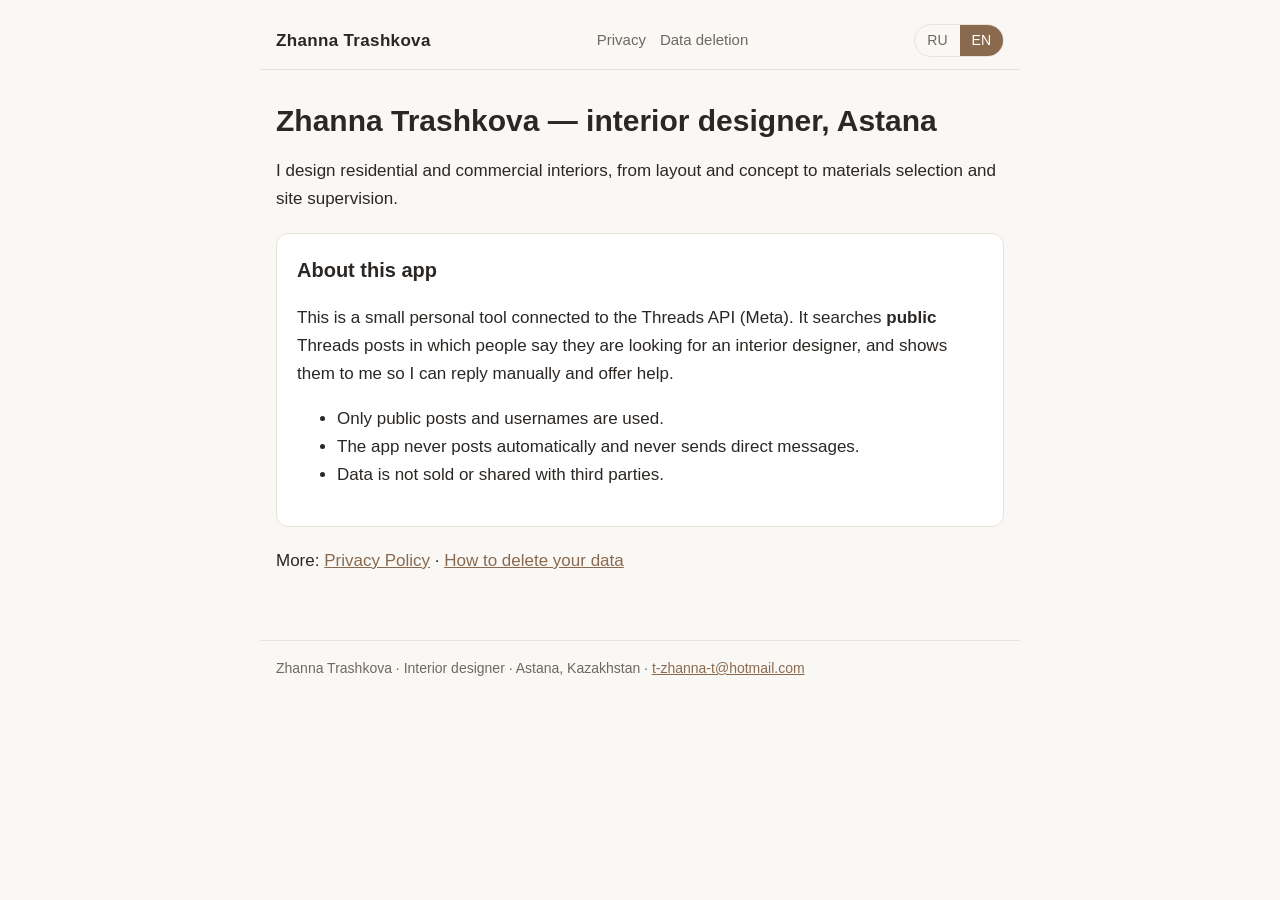
<file: index.html>
<!doctype html>
<html lang="ru" data-lang="ru">
<head>
<meta charset="utf-8">
<meta name="viewport" content="width=device-width, initial-scale=1">
<title>Главная · Жанна Трашкова</title>
<meta name="description" content="Home — Zhanna Trashkova, interior designer, Astana">
<link rel="stylesheet" href="assets/style.css">
<script src="assets/lang.js"></script>
</head>
<body>
<header>
  <a class="brand" href="index.html"><span lang="ru">Жанна Трашкова</span><span lang="en">Zhanna Trashkova</span></a>
  <nav>
    <a href="privacy.html"><span lang="ru">Конфиденциальность</span><span lang="en">Privacy</span></a>
    <a href="data-deletion.html"><span lang="ru">Удаление данных</span><span lang="en">Data deletion</span></a>
  </nav>
  <div class="lang" role="group" aria-label="Language"><button data-l="ru" aria-pressed="true">RU</button><button data-l="en" aria-pressed="false">EN</button></div>
</header>
<main>
<div lang="ru">
  <h1>Жанна Трашкова — дизайнер интерьера, Астана</h1>
  <p>Я занимаюсь дизайном жилых и коммерческих интерьеров: от планировки и концепции до подбора материалов и авторского надзора.</p>
  <div class="card">
    <h2 style="margin-top:0">О приложении</h2>
    <p>Это небольшое приложение для моей личной работы, подключённое к Threads API (Meta). Оно ищет <strong>публичные</strong> посты в Threads, где люди пишут, что ищут дизайнера интерьера, и показывает их мне — так у меня есть возможность вручную ответить и предложить помощь.</p>
    <ul>
      <li>Используются только публичные посты и имена пользователей.</li>
      <li>Приложение ничего не публикует автоматически и не отправляет личные сообщения.</li>
      <li>Данные не продаются и не передаются третьим лицам.</li>
    </ul>
  </div>
  <p>Подробнее: <a href="privacy.html">Политика конфиденциальности</a> · <a href="data-deletion.html">Как удалить свои данные</a></p>
</div>
<div lang="en">
  <h1>Zhanna Trashkova — interior designer, Astana</h1>
  <p>I design residential and commercial interiors, from layout and concept to materials selection and site supervision.</p>
  <div class="card">
    <h2 style="margin-top:0">About this app</h2>
    <p>This is a small personal tool connected to the Threads API (Meta). It searches <strong>public</strong> Threads posts in which people say they are looking for an interior designer, and shows them to me so I can reply manually and offer help.</p>
    <ul>
      <li>Only public posts and usernames are used.</li>
      <li>The app never posts automatically and never sends direct messages.</li>
      <li>Data is not sold or shared with third parties.</li>
    </ul>
  </div>
  <p>More: <a href="privacy.html">Privacy Policy</a> · <a href="data-deletion.html">How to delete your data</a></p>
</div>
</main>
<footer>
  <span lang="ru">Жанна Трашкова · дизайнер интерьера · Астана, Казахстан</span><span lang="en">Zhanna Trashkova · Interior designer · Astana, Kazakhstan</span>
  · <a href="mailto:t-zhanna-t@hotmail.com">t-zhanna-t@hotmail.com</a>
</footer>
</body>
</html>
</file>
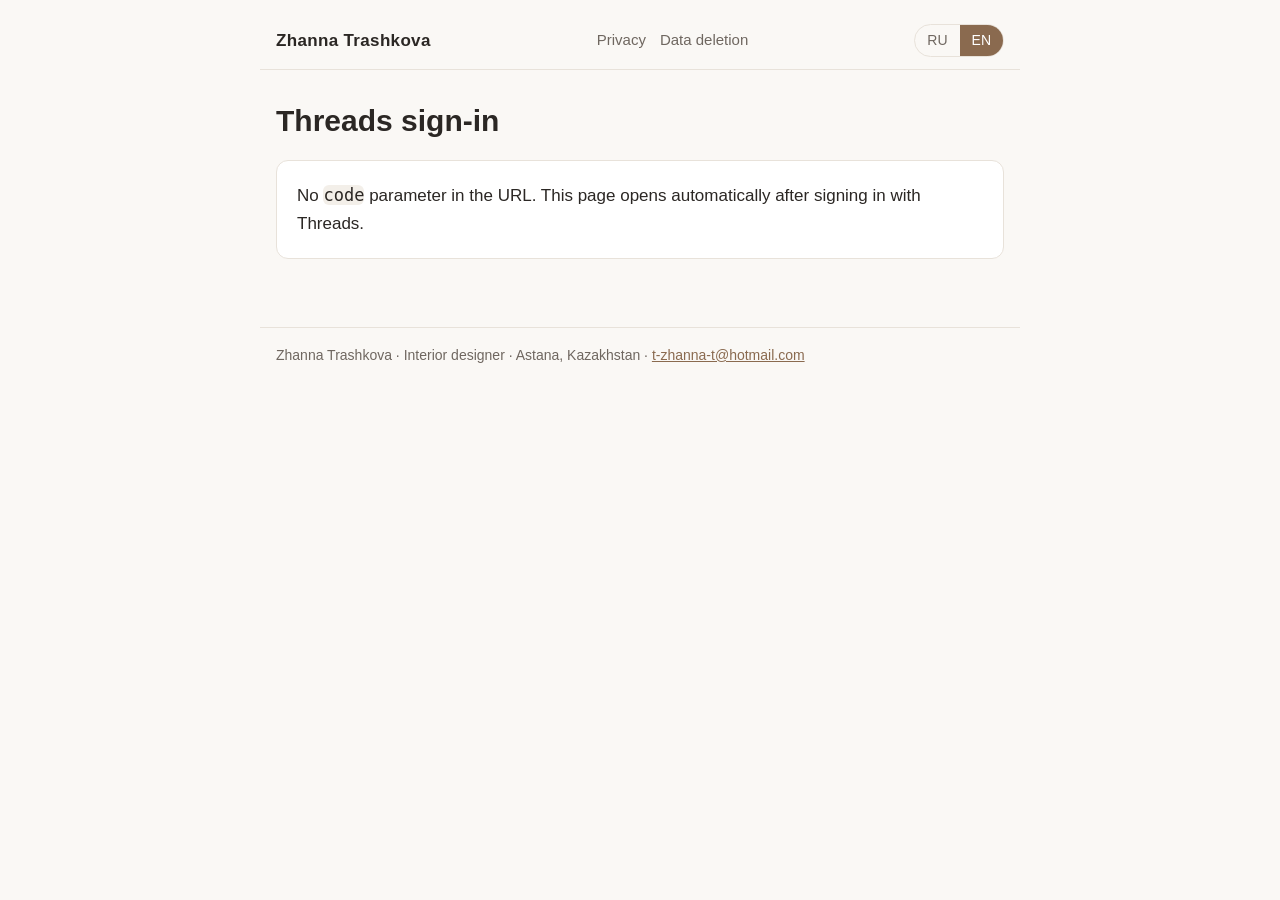
<file: callback.html>
<!doctype html>
<html lang="ru" data-lang="ru">
<head>
<meta charset="utf-8">
<meta name="viewport" content="width=device-width, initial-scale=1">
<title>Вход через Threads · Жанна Трашкова</title>
<meta name="description" content="Threads sign-in — Zhanna Trashkova, interior designer, Astana">
<link rel="stylesheet" href="assets/style.css">
<script src="assets/lang.js"></script>
</head>
<body>
<header>
  <a class="brand" href="index.html"><span lang="ru">Жанна Трашкова</span><span lang="en">Zhanna Trashkova</span></a>
  <nav>
    <a href="privacy.html"><span lang="ru">Конфиденциальность</span><span lang="en">Privacy</span></a>
    <a href="data-deletion.html"><span lang="ru">Удаление данных</span><span lang="en">Data deletion</span></a>
  </nav>
  <div class="lang" role="group" aria-label="Language"><button data-l="ru" aria-pressed="true">RU</button><button data-l="en" aria-pressed="false">EN</button></div>
</header>
<main>
<div lang="ru"><h1>Вход через Threads</h1></div>
<div lang="en"><h1>Threads sign-in</h1></div>

<div id="ok" class="card" hidden>
  <p style="margin-top:0"><span lang="ru">Код авторизации получен. Скопируйте его и вставьте в приложение.</span><span lang="en">Authorization code received. Copy it and paste it into the app.</span></p>
  <code id="code" class="code"></code>
  <button id="copy" class="btn"><span lang="ru">Скопировать</span><span lang="en">Copy</span></button>
  <span id="status" class="muted" style="margin-left:10px" aria-live="polite"></span>
  <p class="muted" style="margin-bottom:0"><span lang="ru">Код действует недолго (около часа) и используется один раз.</span><span lang="en">The code is short-lived (about an hour) and single-use.</span></p>
</div>

<div id="err" class="card" hidden>
  <p style="margin-top:0"><strong><span lang="ru">Авторизация не выполнена.</span><span lang="en">Authorization failed.</span></strong></p>
  <code id="errtext" class="code"></code>
</div>

<div id="none" class="card" hidden>
  <p style="margin:0"><span lang="ru">В адресе нет параметра <code>code</code>. Эта страница открывается автоматически после входа через Threads.</span><span lang="en">No <code>code</code> parameter in the URL. This page opens automatically after signing in with Threads.</span></p>
</div>

<script>
(function(){
  var p = new URLSearchParams(location.search);
  var code = (p.get('code') || '').replace(/#_$/, '');
  var err = p.get('error') || p.get('error_reason');
  function show(id){ document.getElementById(id).hidden = false; }
  if (code) {
    document.getElementById('code').textContent = code;
    show('ok');
  } else if (err) {
    var d = p.get('error_description');
    document.getElementById('errtext').textContent = err + (d ? ': ' + d : '');
    show('err');
  } else {
    show('none');
  }
  var status = document.getElementById('status');
  function done(ok){
    var ru = document.documentElement.getAttribute('data-lang') === 'ru';
    status.textContent = ok ? (ru ? 'Скопировано ✓' : 'Copied ✓') : (ru ? 'Выделите код и нажмите Ctrl+C' : 'Select the code and press Ctrl+C');
  }
  function fallback(){
    var r = document.createRange(); r.selectNodeContents(document.getElementById('code'));
    var s = getSelection(); s.removeAllRanges(); s.addRange(r);
    var ok = false; try { ok = document.execCommand('copy'); } catch (e) {}
    done(ok);
  }
  document.getElementById('copy').addEventListener('click', function(){
    if (navigator.clipboard && window.isSecureContext) {
      navigator.clipboard.writeText(code).then(function(){ done(true); }, fallback);
    } else { fallback(); }
  });
})();
</script>
</main>
<footer>
  <span lang="ru">Жанна Трашкова · дизайнер интерьера · Астана, Казахстан</span><span lang="en">Zhanna Trashkova · Interior designer · Astana, Kazakhstan</span>
  · <a href="mailto:t-zhanna-t@hotmail.com">t-zhanna-t@hotmail.com</a>
</footer>
</body>
</html>
</file>
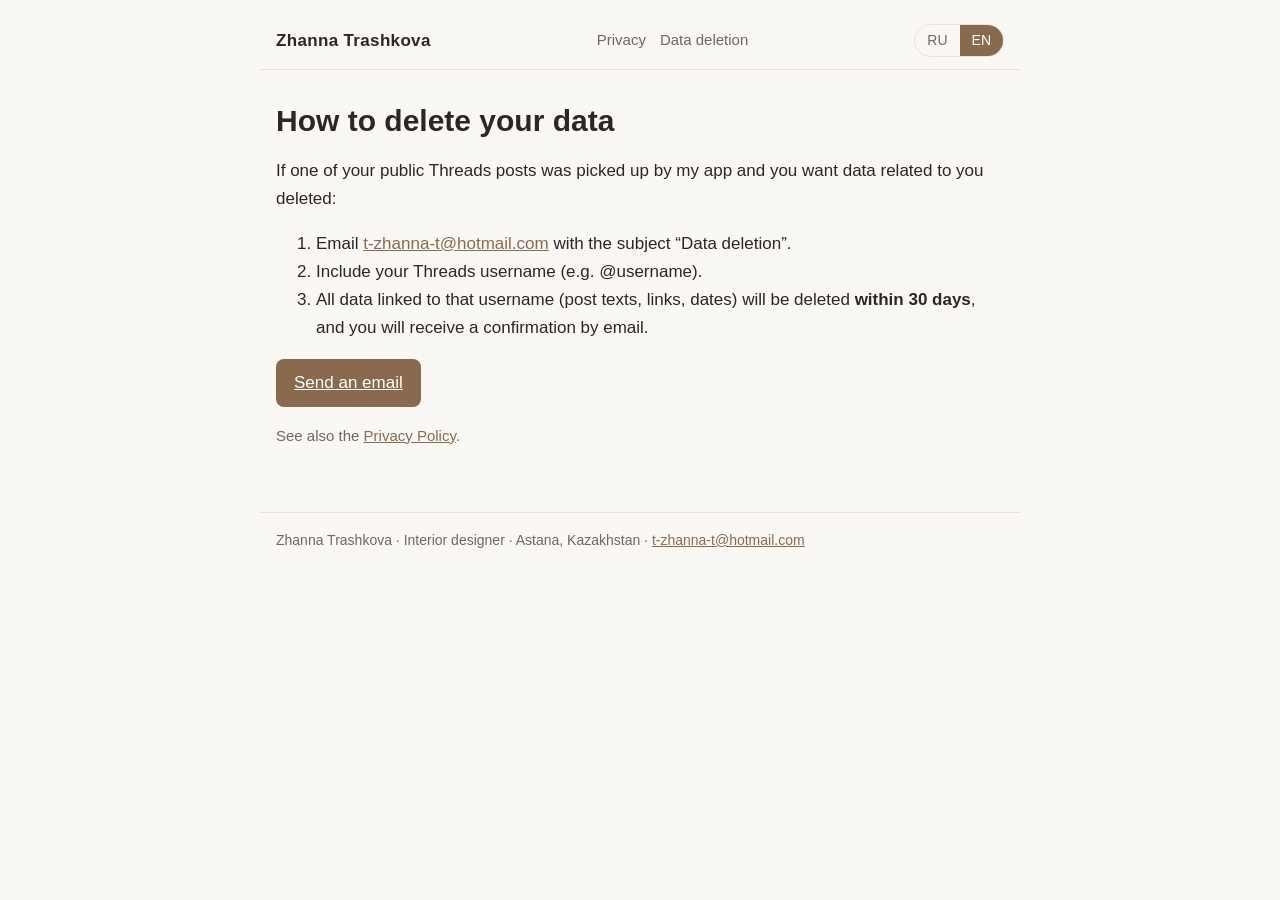
<file: data-deletion.html>
<!doctype html>
<html lang="ru" data-lang="ru">
<head>
<meta charset="utf-8">
<meta name="viewport" content="width=device-width, initial-scale=1">
<title>Удаление данных · Жанна Трашкова</title>
<meta name="description" content="Data deletion — Zhanna Trashkova, interior designer, Astana">
<link rel="stylesheet" href="assets/style.css">
<script src="assets/lang.js"></script>
</head>
<body>
<header>
  <a class="brand" href="index.html"><span lang="ru">Жанна Трашкова</span><span lang="en">Zhanna Trashkova</span></a>
  <nav>
    <a href="privacy.html"><span lang="ru">Конфиденциальность</span><span lang="en">Privacy</span></a>
    <a href="data-deletion.html"><span lang="ru">Удаление данных</span><span lang="en">Data deletion</span></a>
  </nav>
  <div class="lang" role="group" aria-label="Language"><button data-l="ru" aria-pressed="true">RU</button><button data-l="en" aria-pressed="false">EN</button></div>
</header>
<main>
<div lang="ru">
  <h1>Как удалить свои данные</h1>
  <p>Если ваш публичный пост в Threads попал в моё приложение и вы хотите удалить связанные с вами данные:</p>
  <ol>
    <li>Напишите на <a href="mailto:t-zhanna-t@hotmail.com">t-zhanna-t@hotmail.com</a> с темой «Удаление данных».</li>
    <li>Укажите ваше имя пользователя в Threads (например, @username).</li>
    <li>Все данные, связанные с этим именем (тексты постов, ссылки, даты), будут удалены <strong>в течение 30 дней</strong>, а вы получите подтверждение по почте.</li>
  </ol>
  <p><a class="btn" href="mailto:t-zhanna-t@hotmail.com?subject=%D0%A3%D0%B4%D0%B0%D0%BB%D0%B5%D0%BD%D0%B8%D0%B5%20%D0%B4%D0%B0%D0%BD%D0%BD%D1%8B%D1%85&amp;body=Threads%3A%20%40">Написать письмо</a></p>
  <p class="muted">Подробнее — в <a href="privacy.html">политике конфиденциальности</a>.</p>
</div>
<div lang="en">
  <h1>How to delete your data</h1>
  <p>If one of your public Threads posts was picked up by my app and you want data related to you deleted:</p>
  <ol>
    <li>Email <a href="mailto:t-zhanna-t@hotmail.com">t-zhanna-t@hotmail.com</a> with the subject “Data deletion”.</li>
    <li>Include your Threads username (e.g. @username).</li>
    <li>All data linked to that username (post texts, links, dates) will be deleted <strong>within 30 days</strong>, and you will receive a confirmation by email.</li>
  </ol>
  <p><a class="btn" href="mailto:t-zhanna-t@hotmail.com?subject=Data%20deletion&amp;body=Threads%3A%20%40">Send an email</a></p>
  <p class="muted">See also the <a href="privacy.html">Privacy Policy</a>.</p>
</div>
</main>
<footer>
  <span lang="ru">Жанна Трашкова · дизайнер интерьера · Астана, Казахстан</span><span lang="en">Zhanna Trashkova · Interior designer · Astana, Kazakhstan</span>
  · <a href="mailto:t-zhanna-t@hotmail.com">t-zhanna-t@hotmail.com</a>
</footer>
</body>
</html>
</file>
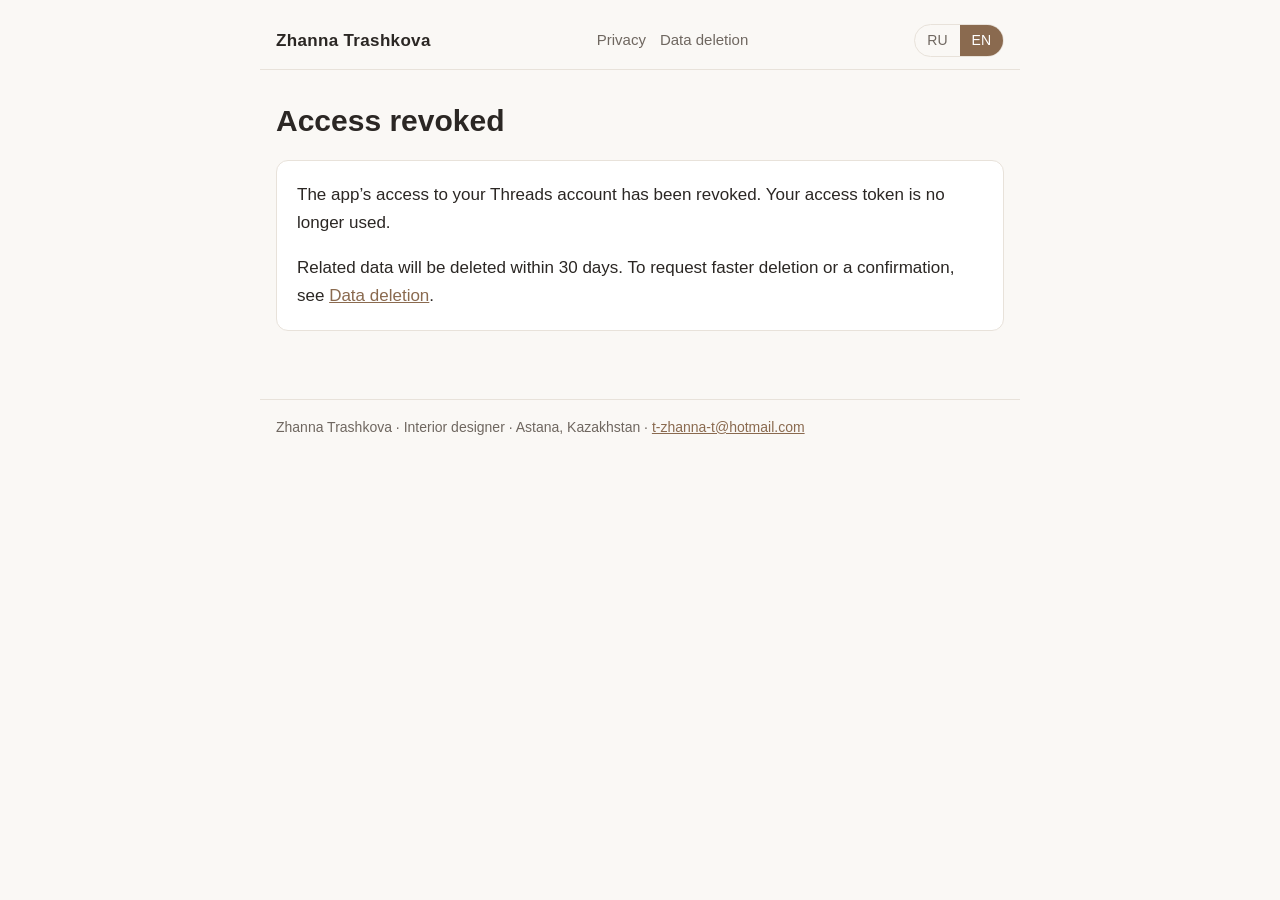
<file: deauthorize.html>
<!doctype html>
<html lang="ru" data-lang="ru">
<head>
<meta charset="utf-8">
<meta name="viewport" content="width=device-width, initial-scale=1">
<title>Доступ отозван · Жанна Трашкова</title>
<meta name="description" content="Access revoked — Zhanna Trashkova, interior designer, Astana">
<link rel="stylesheet" href="assets/style.css">
<script src="assets/lang.js"></script>
</head>
<body>
<header>
  <a class="brand" href="index.html"><span lang="ru">Жанна Трашкова</span><span lang="en">Zhanna Trashkova</span></a>
  <nav>
    <a href="privacy.html"><span lang="ru">Конфиденциальность</span><span lang="en">Privacy</span></a>
    <a href="data-deletion.html"><span lang="ru">Удаление данных</span><span lang="en">Data deletion</span></a>
  </nav>
  <div class="lang" role="group" aria-label="Language"><button data-l="ru" aria-pressed="true">RU</button><button data-l="en" aria-pressed="false">EN</button></div>
</header>
<main>
<div lang="ru">
  <h1>Доступ отозван</h1>
  <div class="card">
    <p style="margin-top:0">Доступ приложения к вашей учётной записи Threads отозван. Ваш токен доступа больше не используется.</p>
    <p style="margin-bottom:0">Связанные данные будут удалены в течение 30 дней. Чтобы ускорить удаление или получить подтверждение, см. <a href="data-deletion.html">«Удаление данных»</a>.</p>
  </div>
</div>
<div lang="en">
  <h1>Access revoked</h1>
  <div class="card">
    <p style="margin-top:0">The app’s access to your Threads account has been revoked. Your access token is no longer used.</p>
    <p style="margin-bottom:0">Related data will be deleted within 30 days. To request faster deletion or a confirmation, see <a href="data-deletion.html">Data deletion</a>.</p>
  </div>
</div>
</main>
<footer>
  <span lang="ru">Жанна Трашкова · дизайнер интерьера · Астана, Казахстан</span><span lang="en">Zhanna Trashkova · Interior designer · Astana, Kazakhstan</span>
  · <a href="mailto:t-zhanna-t@hotmail.com">t-zhanna-t@hotmail.com</a>
</footer>
</body>
</html>
</file>
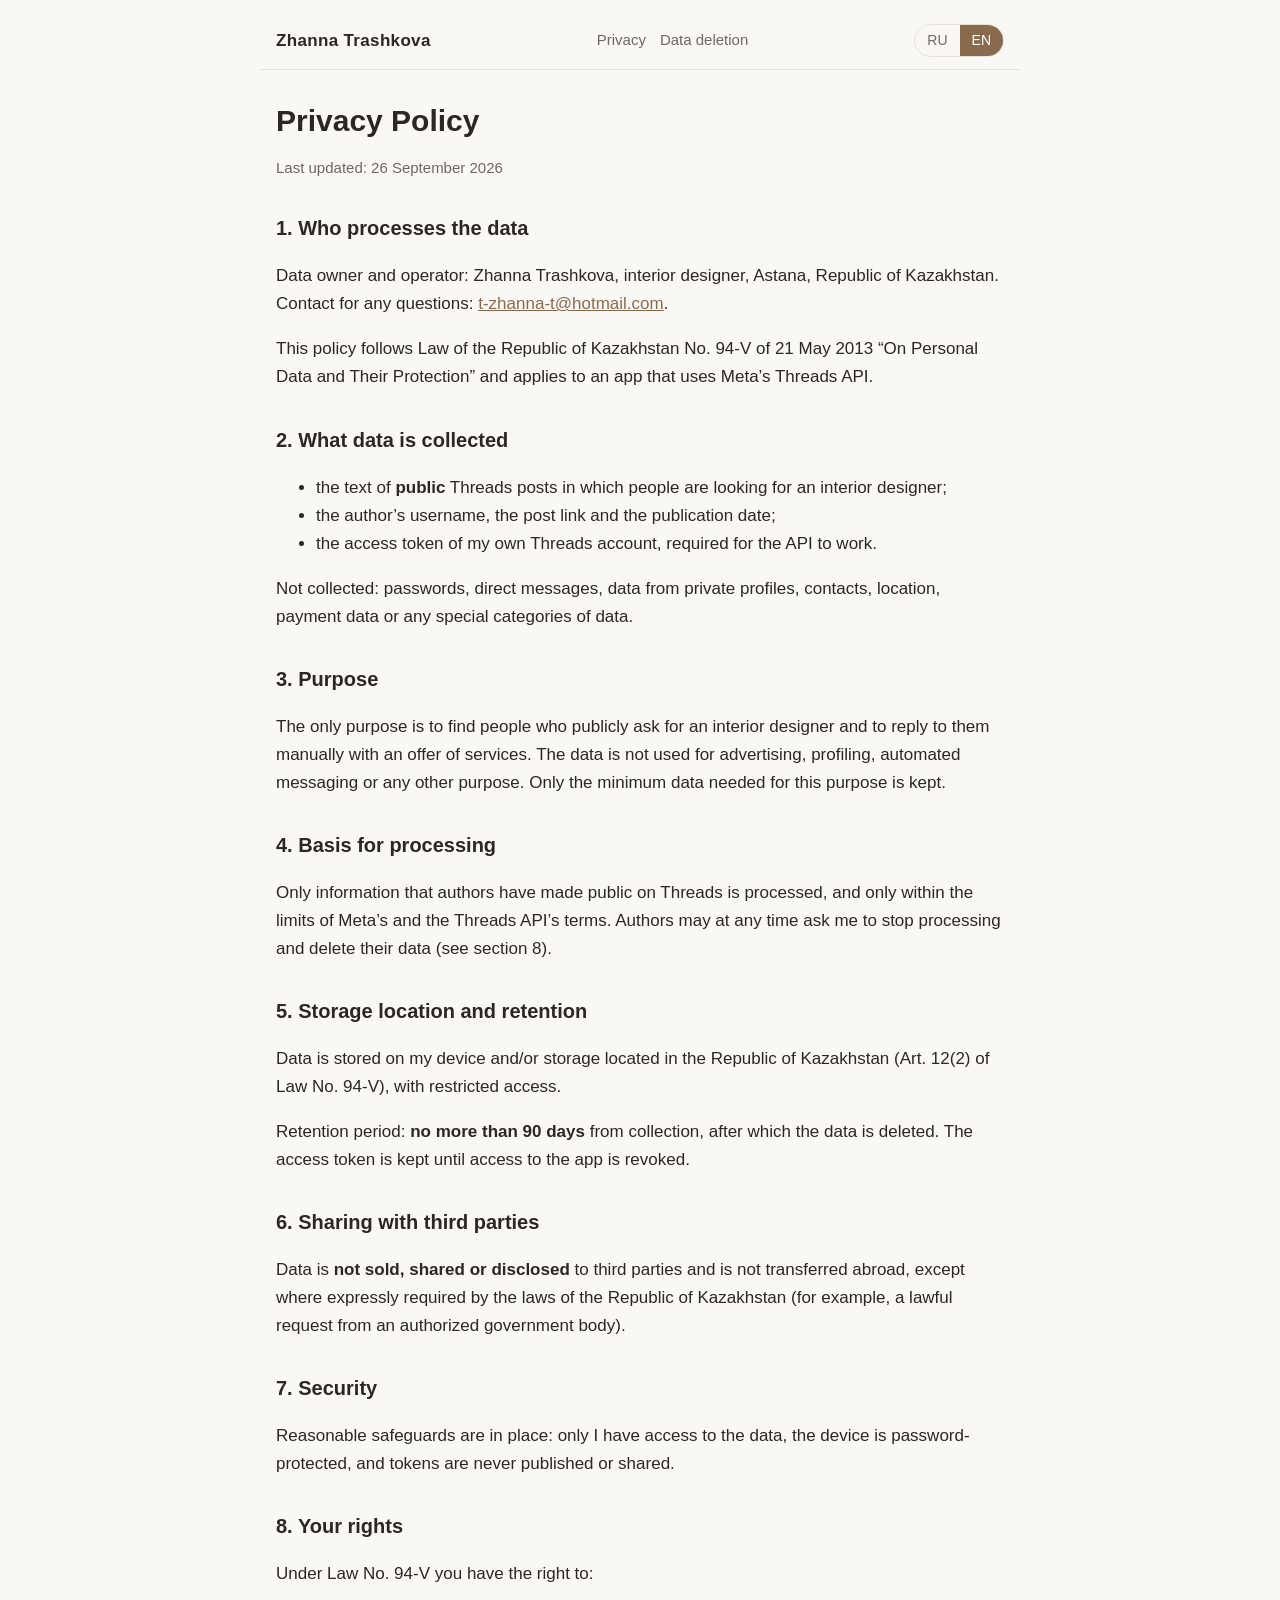
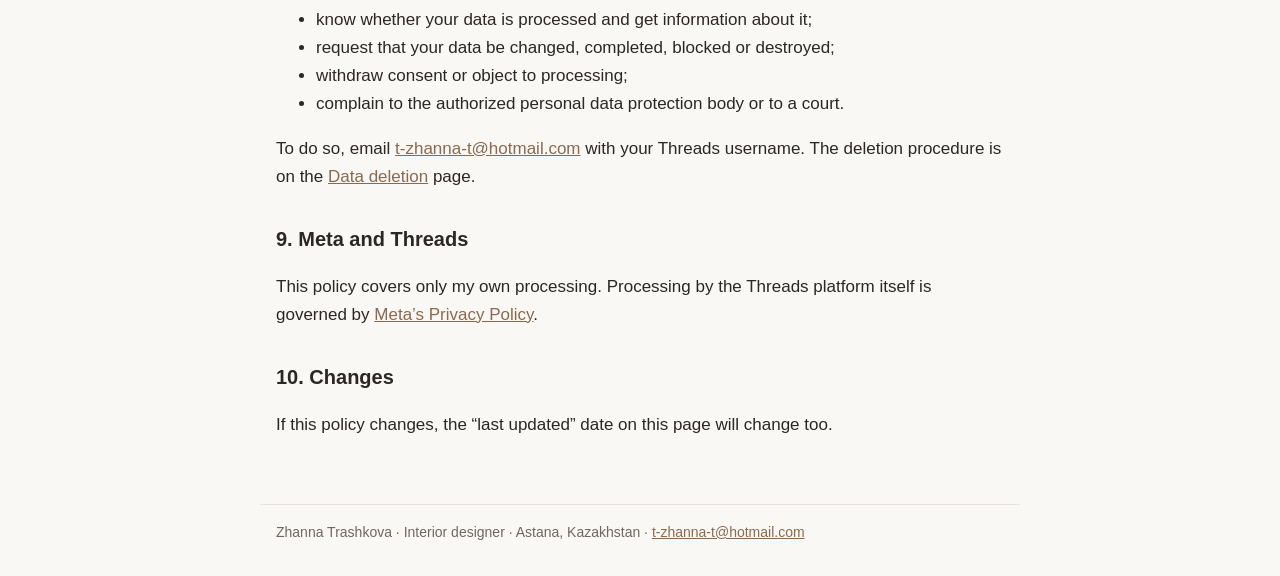
<file: privacy.html>
<!doctype html>
<html lang="ru" data-lang="ru">
<head>
<meta charset="utf-8">
<meta name="viewport" content="width=device-width, initial-scale=1">
<title>Политика конфиденциальности · Жанна Трашкова</title>
<meta name="description" content="Privacy Policy — Zhanna Trashkova, interior designer, Astana">
<link rel="stylesheet" href="assets/style.css">
<script src="assets/lang.js"></script>
</head>
<body>
<header>
  <a class="brand" href="index.html"><span lang="ru">Жанна Трашкова</span><span lang="en">Zhanna Trashkova</span></a>
  <nav>
    <a href="privacy.html"><span lang="ru">Конфиденциальность</span><span lang="en">Privacy</span></a>
    <a href="data-deletion.html"><span lang="ru">Удаление данных</span><span lang="en">Data deletion</span></a>
  </nav>
  <div class="lang" role="group" aria-label="Language"><button data-l="ru" aria-pressed="true">RU</button><button data-l="en" aria-pressed="false">EN</button></div>
</header>
<main>
<div lang="ru">
  <h1>Политика конфиденциальности</h1>
  <p class="muted">Редакция от 26 сентября 2026 г.</p>

  <h2>1. Кто обрабатывает данные</h2>
  <p>Собственник и оператор данных: Жанна Трашкова, дизайнер интерьера, г. Астана, Республика Казахстан. Контакт по всем вопросам: <a href="mailto:t-zhanna-t@hotmail.com">t-zhanna-t@hotmail.com</a>.</p>
  <p>Политика составлена в соответствии с Законом Республики Казахстан от 21 мая 2013 года № 94-V «О персональных данных и их защите» и относится к приложению, использующему Threads API компании Meta.</p>

  <h2>2. Какие данные собираются</h2>
  <ul>
    <li>текст <strong>публичных</strong> постов в Threads, в которых люди ищут дизайнера интерьера;</li>
    <li>имя пользователя (username) автора поста, ссылка на пост и дата публикации;</li>
    <li>токен доступа моей собственной учётной записи Threads, необходимый для работы API.</li>
  </ul>
  <p>Не собираются: пароли, личные сообщения, данные закрытых профилей, контакты, геолокация, платёжные данные и иные специальные категории данных.</p>

  <h2>3. Зачем</h2>
  <p>Единственная цель — найти людей, которые публично ищут дизайнера интерьера, и вручную ответить им с предложением услуг. Данные не используются для рекламы, профилирования, автоматических рассылок или иных целей. Объём данных ограничен минимально необходимым для этой цели.</p>

  <h2>4. Основание обработки</h2>
  <p>Обрабатываются только сведения, которые автор сам сделал общедоступными в Threads, и только в пределах, разрешённых правилами Meta и Threads API. Автор может в любой момент потребовать прекратить обработку и удалить его данные (см. раздел 8).</p>

  <h2>5. Где и сколько хранятся</h2>
  <p>Данные хранятся на моём устройстве и/или в хранилище, расположенных на территории Республики Казахстан (п. 2 ст. 12 Закона № 94-V), с ограниченным доступом.</p>
  <p>Срок хранения — <strong>не более 90 дней</strong> с момента получения, после чего данные удаляются. Токен доступа хранится до отзыва доступа к приложению.</p>

  <h2>6. Передача третьим лицам</h2>
  <p>Данные <strong>не продаются, не передаются и не раскрываются</strong> третьим лицам и не передаются за границу, кроме случаев, прямо предусмотренных законодательством Республики Казахстан (например, по законному запросу уполномоченного государственного органа).</p>

  <h2>7. Защита</h2>
  <p>Применяются разумные меры защиты: доступ к данным есть только у меня, устройство защищено паролем, токены не публикуются и никому не передаются.</p>

  <h2>8. Ваши права</h2>
  <p>В соответствии с Законом № 94-V вы вправе:</p>
  <ul>
    <li>знать, обрабатываются ли ваши данные, и получить сведения о них;</li>
    <li>потребовать изменения, дополнения, блокирования или уничтожения данных;</li>
    <li>отозвать согласие или возразить против обработки;</li>
    <li>обжаловать действия оператора в уполномоченный орган в сфере защиты персональных данных или в суд.</li>
  </ul>
  <p>Для этого напишите на <a href="mailto:t-zhanna-t@hotmail.com">t-zhanna-t@hotmail.com</a>, указав ваше имя пользователя в Threads. Порядок удаления описан на странице <a href="data-deletion.html">«Удаление данных»</a>.</p>

  <h2>9. Meta и Threads</h2>
  <p>Эта политика описывает только мою обработку данных. Обработка данных самой платформой Threads регулируется <a href="https://help.instagram.com/515230437301944" rel="noopener">политикой конфиденциальности Meta</a>.</p>

  <h2>10. Изменения</h2>
  <p>При изменении политики на этой странице обновляется дата редакции.</p>
</div>

<div lang="en">
  <h1>Privacy Policy</h1>
  <p class="muted">Last updated: 26 September 2026</p>

  <h2>1. Who processes the data</h2>
  <p>Data owner and operator: Zhanna Trashkova, interior designer, Astana, Republic of Kazakhstan. Contact for any questions: <a href="mailto:t-zhanna-t@hotmail.com">t-zhanna-t@hotmail.com</a>.</p>
  <p>This policy follows Law of the Republic of Kazakhstan No. 94-V of 21 May 2013 “On Personal Data and Their Protection” and applies to an app that uses Meta’s Threads API.</p>

  <h2>2. What data is collected</h2>
  <ul>
    <li>the text of <strong>public</strong> Threads posts in which people are looking for an interior designer;</li>
    <li>the author’s username, the post link and the publication date;</li>
    <li>the access token of my own Threads account, required for the API to work.</li>
  </ul>
  <p>Not collected: passwords, direct messages, data from private profiles, contacts, location, payment data or any special categories of data.</p>

  <h2>3. Purpose</h2>
  <p>The only purpose is to find people who publicly ask for an interior designer and to reply to them manually with an offer of services. The data is not used for advertising, profiling, automated messaging or any other purpose. Only the minimum data needed for this purpose is kept.</p>

  <h2>4. Basis for processing</h2>
  <p>Only information that authors have made public on Threads is processed, and only within the limits of Meta’s and the Threads API’s terms. Authors may at any time ask me to stop processing and delete their data (see section 8).</p>

  <h2>5. Storage location and retention</h2>
  <p>Data is stored on my device and/or storage located in the Republic of Kazakhstan (Art. 12(2) of Law No. 94-V), with restricted access.</p>
  <p>Retention period: <strong>no more than 90 days</strong> from collection, after which the data is deleted. The access token is kept until access to the app is revoked.</p>

  <h2>6. Sharing with third parties</h2>
  <p>Data is <strong>not sold, shared or disclosed</strong> to third parties and is not transferred abroad, except where expressly required by the laws of the Republic of Kazakhstan (for example, a lawful request from an authorized government body).</p>

  <h2>7. Security</h2>
  <p>Reasonable safeguards are in place: only I have access to the data, the device is password-protected, and tokens are never published or shared.</p>

  <h2>8. Your rights</h2>
  <p>Under Law No. 94-V you have the right to:</p>
  <ul>
    <li>know whether your data is processed and get information about it;</li>
    <li>request that your data be changed, completed, blocked or destroyed;</li>
    <li>withdraw consent or object to processing;</li>
    <li>complain to the authorized personal data protection body or to a court.</li>
  </ul>
  <p>To do so, email <a href="mailto:t-zhanna-t@hotmail.com">t-zhanna-t@hotmail.com</a> with your Threads username. The deletion procedure is on the <a href="data-deletion.html">Data deletion</a> page.</p>

  <h2>9. Meta and Threads</h2>
  <p>This policy covers only my own processing. Processing by the Threads platform itself is governed by <a href="https://help.instagram.com/515230437301944" rel="noopener">Meta’s Privacy Policy</a>.</p>

  <h2>10. Changes</h2>
  <p>If this policy changes, the “last updated” date on this page will change too.</p>
</div>
</main>
<footer>
  <span lang="ru">Жанна Трашкова · дизайнер интерьера · Астана, Казахстан</span><span lang="en">Zhanna Trashkova · Interior designer · Astana, Kazakhstan</span>
  · <a href="mailto:t-zhanna-t@hotmail.com">t-zhanna-t@hotmail.com</a>
</footer>
</body>
</html>
</file>
<file: assets/style.css>
:root{--bg:#faf8f5;--card:#fff;--text:#2b2724;--muted:#6f6760;--accent:#8a6a4f;--line:#e8e2da;--code:#f3efe9}
@media (prefers-color-scheme:dark){:root{--bg:#1b1917;--card:#24211e;--text:#ece6df;--muted:#a79d93;--accent:#c9a27e;--line:#3a3530;--code:#2e2a26}}
*{box-sizing:border-box}
body{margin:0;background:var(--bg);color:var(--text);font:17px/1.65 -apple-system,"Segoe UI",Roboto,Helvetica,Arial,sans-serif}
header,main,footer{max-width:760px;margin:0 auto;padding:0 16px}
header{display:flex;align-items:center;justify-content:space-between;gap:12px;padding-top:24px;padding-bottom:12px;border-bottom:1px solid var(--line);flex-wrap:wrap}
.brand{font-weight:600;letter-spacing:.02em;color:var(--text);text-decoration:none}
nav{display:flex;gap:14px;flex-wrap:wrap;font-size:15px}
nav a{color:var(--muted);text-decoration:none}nav a:hover{color:var(--accent)}
.lang{display:flex;border:1px solid var(--line);border-radius:999px;overflow:hidden}
.lang button{background:none;border:0;padding:4px 12px;font:inherit;font-size:14px;color:var(--muted);cursor:pointer}
.lang button[aria-pressed=true]{background:var(--accent);color:#fff}
main{padding-top:32px;padding-bottom:48px}
h1{font-size:30px;line-height:1.25;margin:0 0 16px;font-weight:600}
h2{font-size:20px;margin:32px 0 8px;font-weight:600}
a{color:var(--accent)}
.muted{color:var(--muted);font-size:15px}
.card{background:var(--card);border:1px solid var(--line);border-radius:12px;padding:20px;margin:20px 0}
code,.code{font-family:ui-monospace,Consolas,monospace;background:var(--code);border-radius:6px}
.code{display:block;padding:14px;word-break:break-all;font-size:15px;margin:12px 0;user-select:all}
.btn{display:inline-block;background:var(--accent);color:#fff;border:0;border-radius:8px;padding:10px 18px;font:inherit;cursor:pointer}
.btn:disabled{opacity:.5;cursor:default}
footer{border-top:1px solid var(--line);padding-top:16px;padding-bottom:32px;color:var(--muted);font-size:14px}
html[data-lang=ru] [lang=en],html[data-lang=en] [lang=ru]{display:none!important}
</file>
